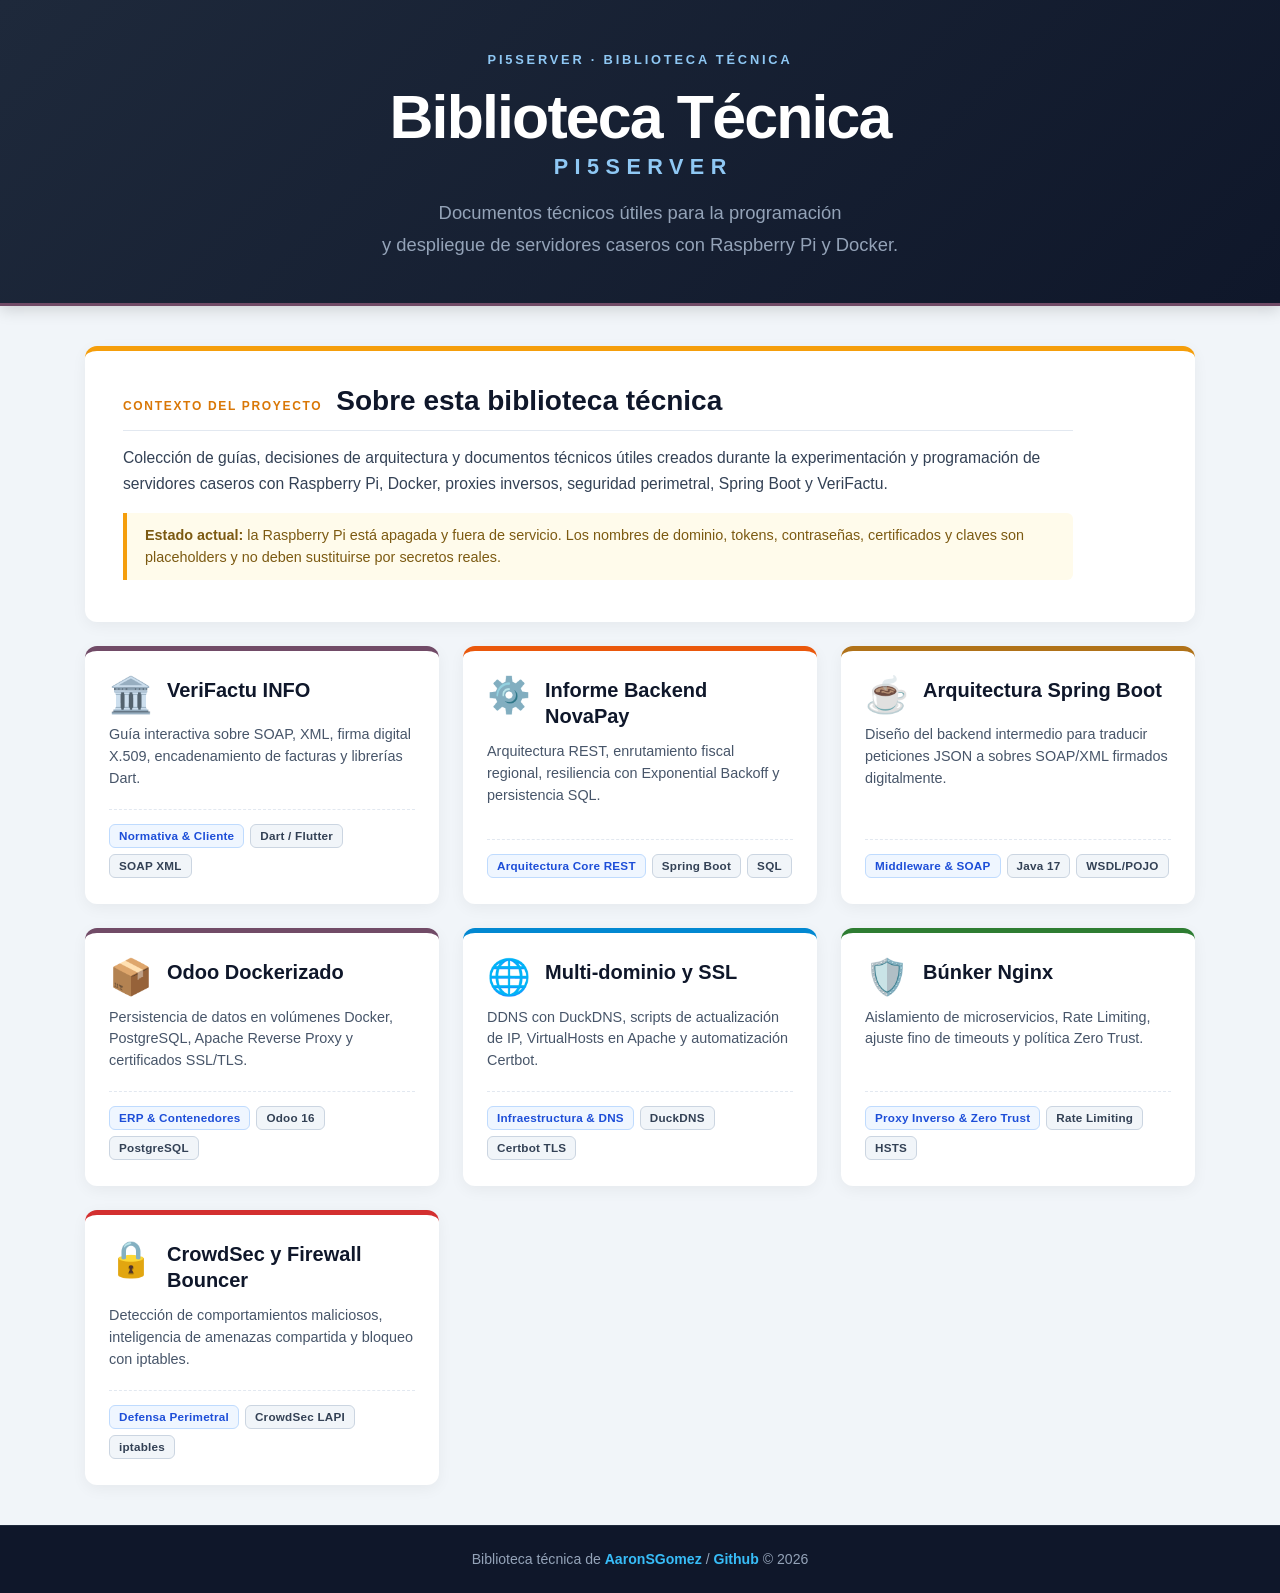
<file: index.html>
<!DOCTYPE html>
<html lang="es">
<head>
    <meta charset="UTF-8">
    <meta name="viewport" content="width=device-width, initial-scale=1.0">
    <meta name="description" content="Biblioteca de documentos técnicos útiles para programación de servidores caseros, Raspberry Pi, Docker y APIs.">
    <title>Biblioteca técnica | PI5SERVER</title>
    <link rel="stylesheet" href="css/style.css?v=293b288">
</head>
<body>
    <header>
        <div class="header-content">
            <p class="header-kicker">PI5SERVER · BIBLIOTECA TÉCNICA</p>
            <h1>
                <span class="header-title">Biblioteca Técnica</span>
                <span class="header-brand">PI5SERVER</span>
            </h1>
            <p class="header-subtitle">
                <span>Documentos técnicos útiles para la programación</span>
                <span>y despliegue de servidores caseros con Raspberry Pi y Docker.</span>
            </p>
        </div>
    </header>

    <main class="container">
        <section class="app-card portfolio-card">
            <div class="portfolio-content">
                <div class="portfolio-heading">
                    <span class="portfolio-eyebrow">CONTEXTO DEL PROYECTO</span>
                    <h2>Sobre esta biblioteca técnica</h2>
                </div>
                <div class="portfolio-description">
                    <p>
                        Colección de guías, decisiones de arquitectura y documentos técnicos útiles
                        creados durante la experimentación y programación de servidores caseros con Raspberry Pi, Docker, proxies
                        inversos, seguridad perimetral, Spring Boot y VeriFactu.
                    </p>
                    <p class="portfolio-notice">
                        <strong>Estado actual:</strong> la Raspberry Pi está apagada y fuera de
                        servicio. Los nombres de dominio, tokens, contraseñas, certificados y
                        claves son placeholders y no deben sustituirse por secretos reales.
                    </p>
                </div>
            </div>
        </section>

        <a href="docs/verifactu.html" class="app-card card-verifactu">
            <div>
                <div class="card-header-wrapper">
                    <span class="card-icon">🏛️</span>
                    <h3 class="app-title">VeriFactu INFO</h3>
                </div>
                <div class="app-desc">Guía interactiva sobre SOAP, XML, firma digital X.509, encadenamiento de facturas y librerías Dart.</div>
            </div>
            <div class="tech-tags">
                <span class="tag tag-cat">Normativa & Cliente</span>
                <span class="tag tag-tech">Dart / Flutter</span>
                <span class="tag tag-tech">SOAP XML</span>
            </div>
        </a>

        <a href="docs/springbootAPI.html" class="app-card card-api">
            <div>
                <div class="card-header-wrapper">
                    <span class="card-icon">⚙️</span>
                    <h3 class="app-title">Informe Backend NovaPay</h3>
                </div>
                <div class="app-desc">Arquitectura REST, enrutamiento fiscal regional, resiliencia con Exponential Backoff y persistencia SQL.</div>
            </div>
            <div class="tech-tags">
                <span class="tag tag-cat">Arquitectura Core REST</span>
                <span class="tag tag-tech">Spring Boot</span>
                <span class="tag tag-tech">SQL</span>
            </div>
        </a>

        <a href="docs/springboot.html" class="app-card card-java">
            <div>
                <div class="card-header-wrapper">
                    <span class="card-icon">☕</span>
                    <h3 class="app-title">Arquitectura Spring Boot</h3>
                </div>
                <div class="app-desc">Diseño del backend intermedio para traducir peticiones JSON a sobres SOAP/XML firmados digitalmente.</div>
            </div>
            <div class="tech-tags">
                <span class="tag tag-cat">Middleware & SOAP</span>
                <span class="tag tag-tech">Java 17</span>
                <span class="tag tag-tech">WSDL/POJO</span>
            </div>
        </a>

        <a href="docs/dokerizacion.html" class="app-card card-odoo">
            <div>
                <div class="card-header-wrapper">
                    <span class="card-icon">📦</span>
                    <h3 class="app-title">Odoo Dockerizado</h3>
                </div>
                <div class="app-desc">Persistencia de datos en volúmenes Docker, PostgreSQL, Apache Reverse Proxy y certificados SSL/TLS.</div>
            </div>
            <div class="tech-tags">
                <span class="tag tag-cat">ERP & Contenedores</span>
                <span class="tag tag-tech">Odoo 16</span>
                <span class="tag tag-tech">PostgreSQL</span>
            </div>
        </a>

        <a href="docs/duckdnsyssl.html" class="app-card card-ssl">
            <div>
                <div class="card-header-wrapper">
                    <span class="card-icon">🌐</span>
                    <h3 class="app-title">Multi-dominio y SSL</h3>
                </div>
                <div class="app-desc">DDNS con DuckDNS, scripts de actualización de IP, VirtualHosts en Apache y automatización Certbot.</div>
            </div>
            <div class="tech-tags">
                <span class="tag tag-cat">Infraestructura & DNS</span>
                <span class="tag tag-tech">DuckDNS</span>
                <span class="tag tag-tech">Certbot TLS</span>
            </div>
        </a>

        <a href="docs/nginx.html" class="app-card card-nginx">
            <div>
                <div class="card-header-wrapper">
                    <span class="card-icon">🛡️</span>
                    <h3 class="app-title">Búnker Nginx</h3>
                </div>
                <div class="app-desc">Aislamiento de microservicios, Rate Limiting, ajuste fino de timeouts y política Zero Trust.</div>
            </div>
            <div class="tech-tags">
                <span class="tag tag-cat">Proxy Inverso & Zero Trust</span>
                <span class="tag tag-tech">Rate Limiting</span>
                <span class="tag tag-tech">HSTS</span>
            </div>
        </a>

        <a href="docs/securefirewall.html" class="app-card card-security">
            <div>
                <div class="card-header-wrapper">
                    <span class="card-icon">🔒</span>
                    <h3 class="app-title">CrowdSec y Firewall Bouncer</h3>
                </div>
                <div class="app-desc">Detección de comportamientos maliciosos, inteligencia de amenazas compartida y bloqueo con iptables.</div>
            </div>
            <div class="tech-tags">
                <span class="tag tag-cat">Defensa Perimetral</span>
                <span class="tag tag-tech">CrowdSec LAPI</span>
                <span class="tag tag-tech">iptables</span>
            </div>
        </a>
    </main>

    <footer>
        Biblioteca técnica de <a href="https://aaronsgomez.es" target="_blank" rel="noopener">AaronSGomez</a> / <a href="https://github.com/AaronSGomez" target="_blank" rel="noopener">Github</a> &copy; 2026
    </footer>
</body>
</html>
</file>
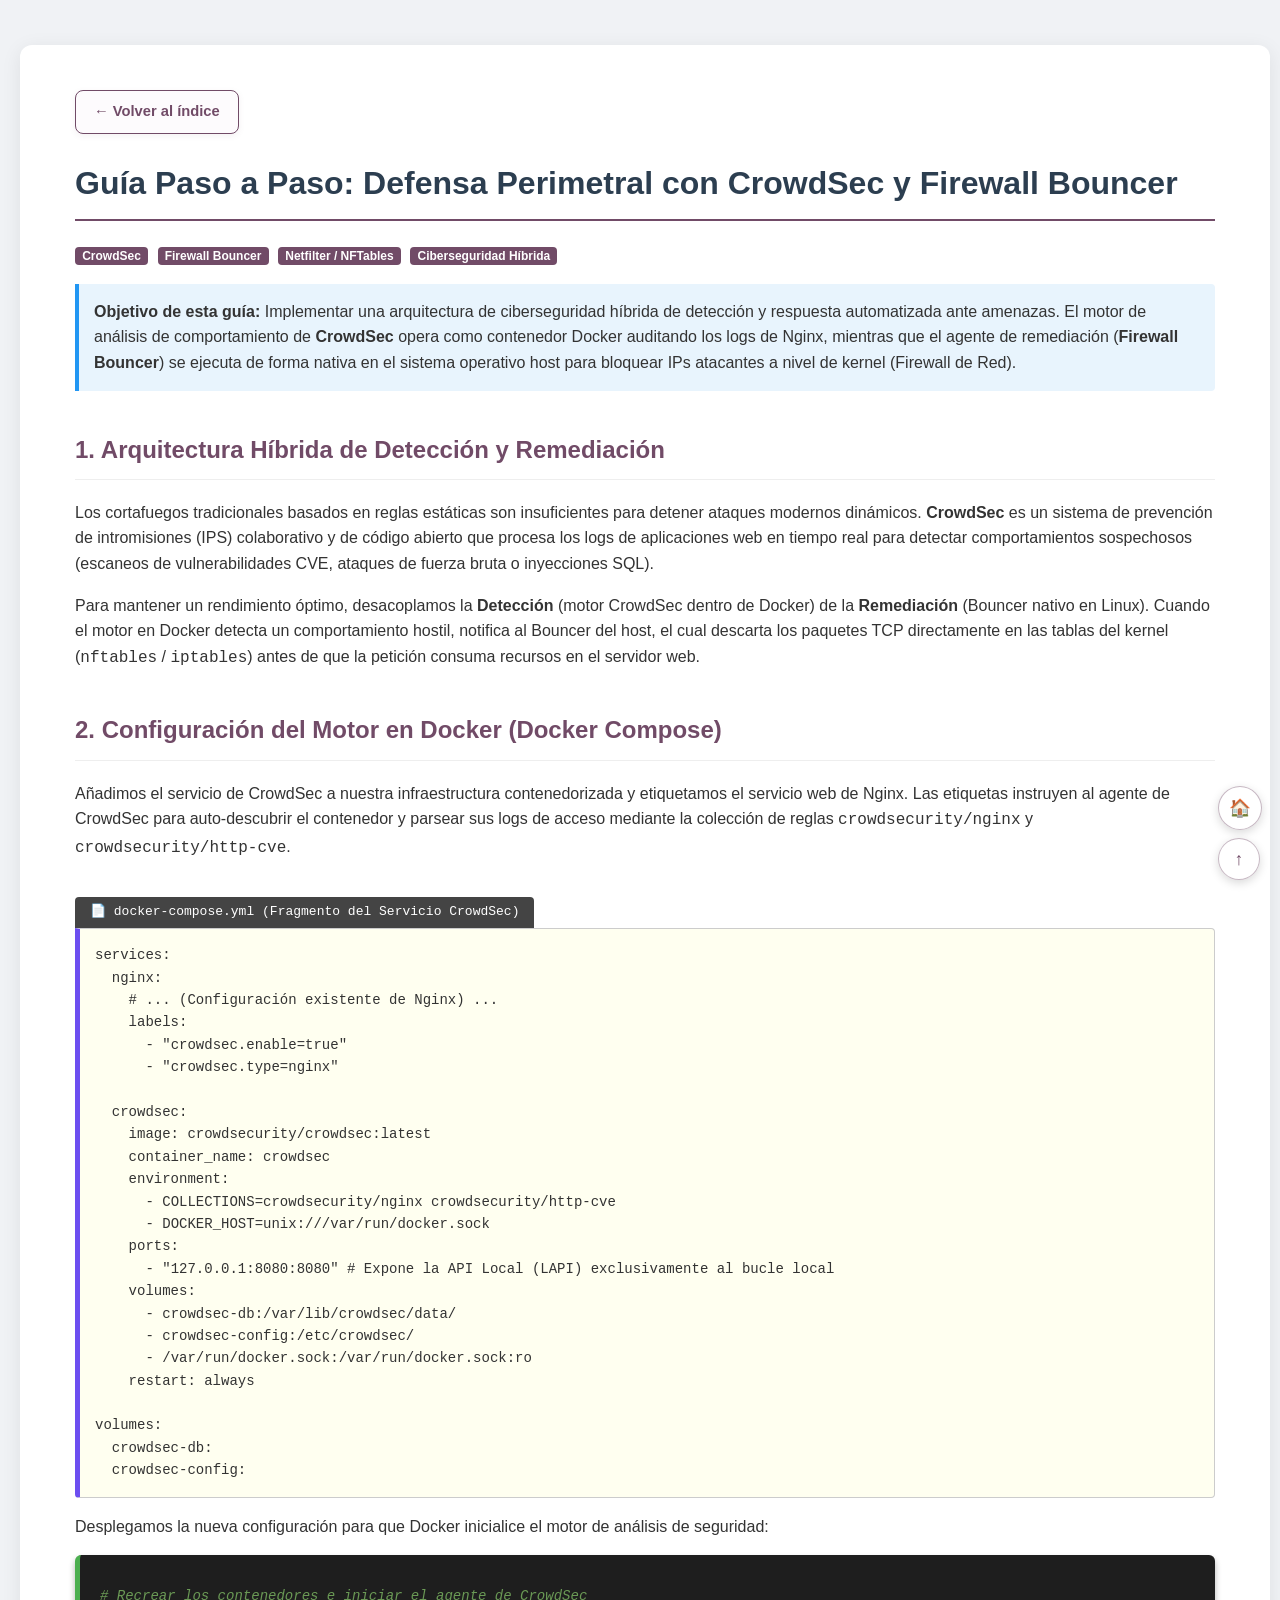
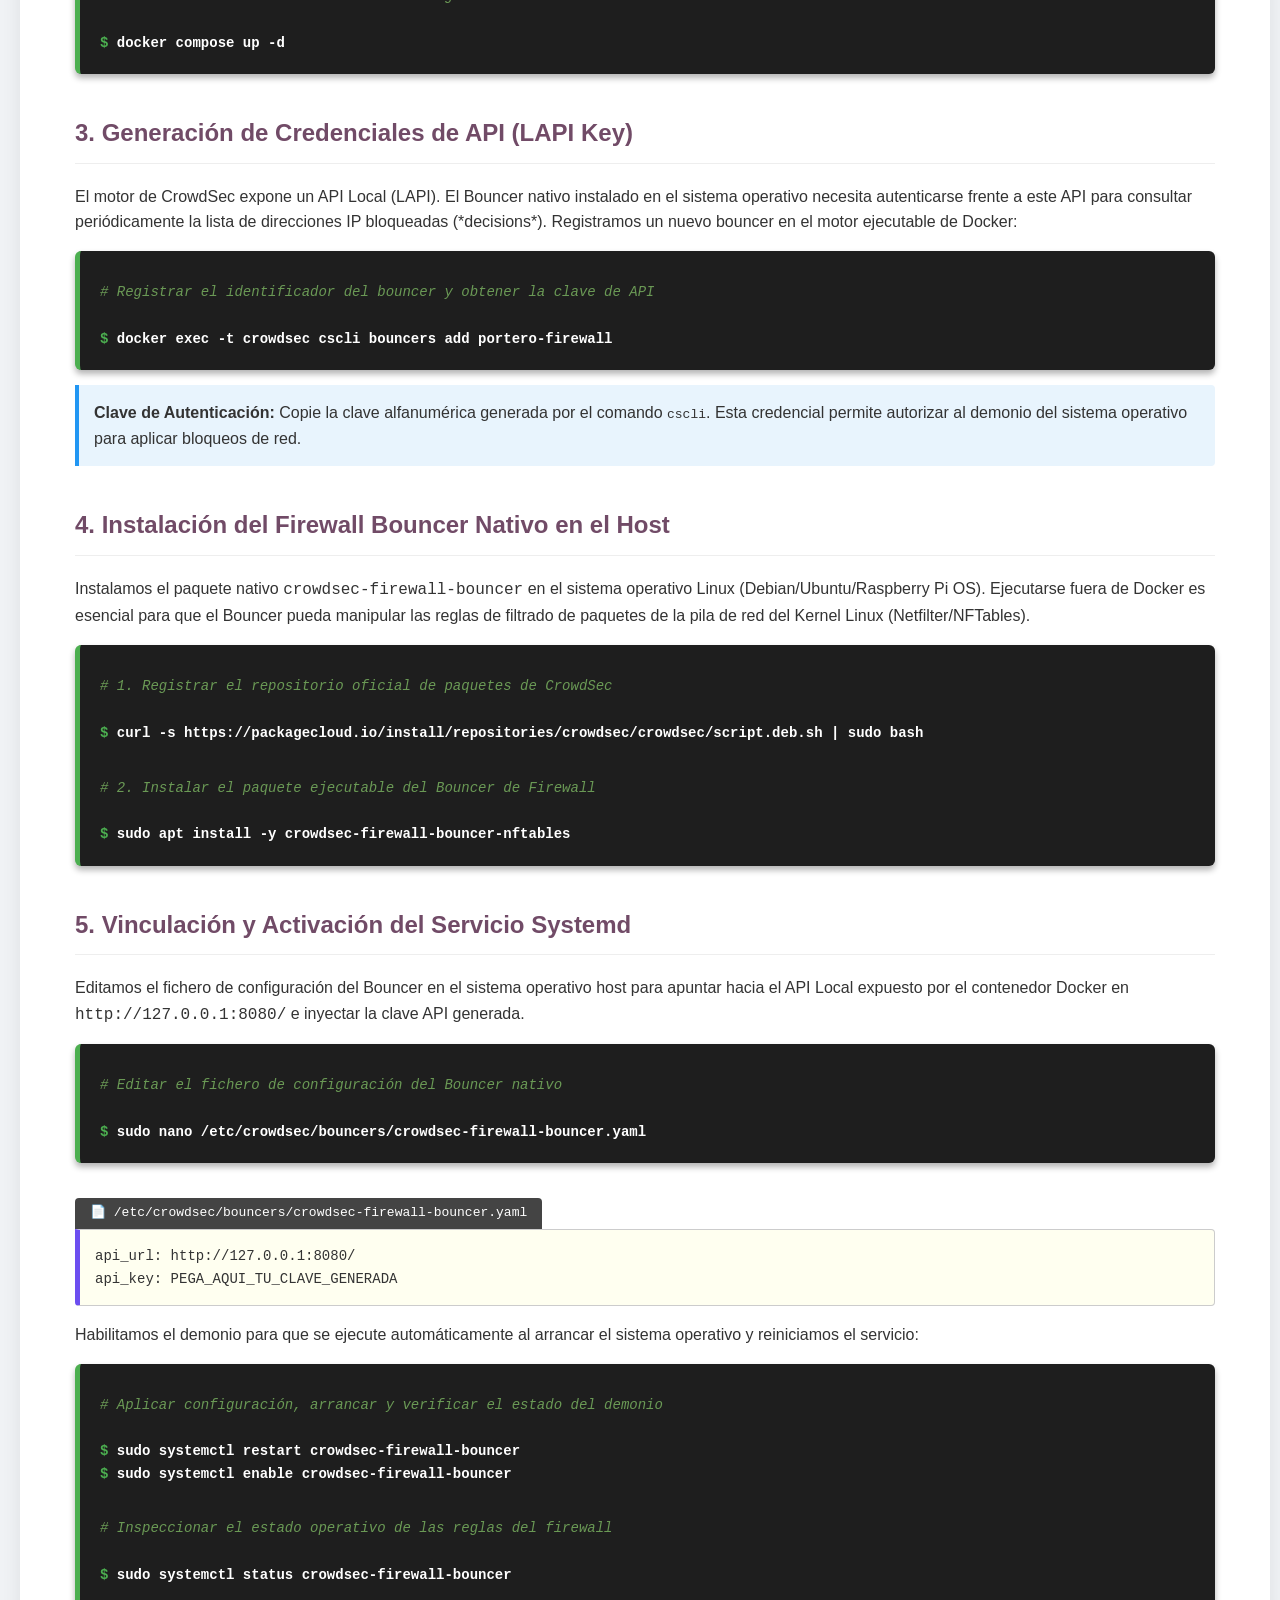
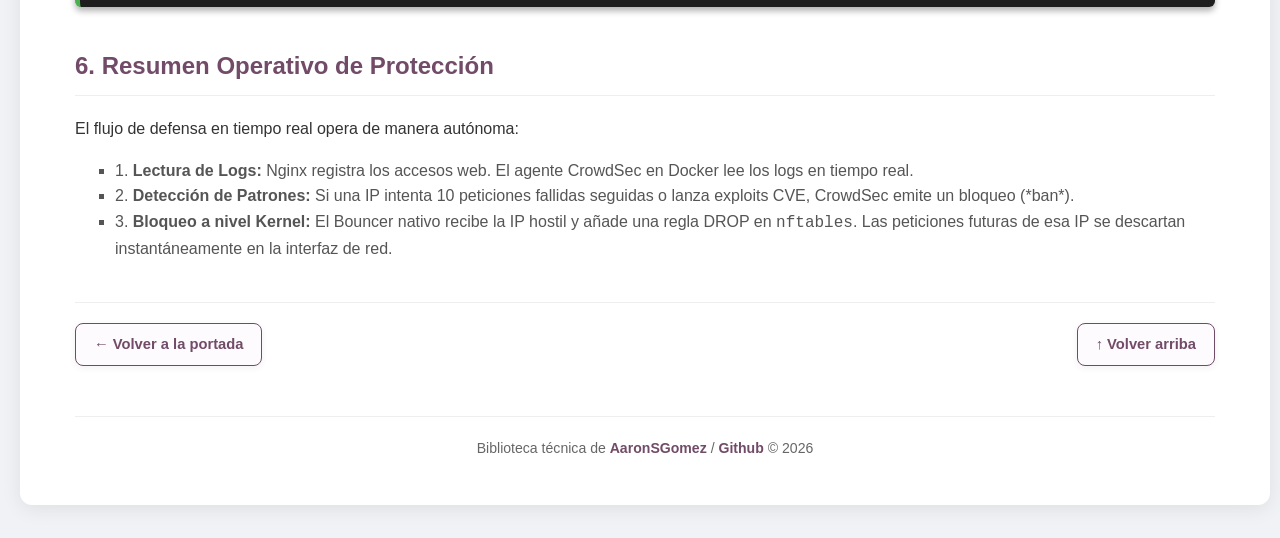
<file: docs/securefirewall.html>
<!DOCTYPE html>
<html lang="es">
<head>
    <meta charset="UTF-8">
    <meta name="viewport" content="width=device-width, initial-scale=1.0">
    <title>Defensa Perimetral | CrowdSec & Firewall Bouncer</title>
    <link rel="stylesheet" href="../css/paginas.css">
</head>
<body id="top">

<div class="document-page">

    <div class="manual-actions">
        <a href="../index.html" class="manual-back">← Volver al índice</a>
    </div>

    <h1>Guía Paso a Paso: Defensa Perimetral con CrowdSec y Firewall Bouncer</h1>
    <p>
        <span class="badge">CrowdSec</span>
        <span class="badge">Firewall Bouncer</span>
        <span class="badge">Netfilter / NFTables</span>
        <span class="badge">Ciberseguridad Híbrida</span>
    </p>
    
    <div class="note">
        <strong>Objetivo de esta guía:</strong> Implementar una arquitectura de ciberseguridad híbrida de detección y respuesta automatizada ante amenazas. El motor de análisis de comportamiento de <strong>CrowdSec</strong> opera como contenedor Docker auditando los logs de Nginx, mientras que el agente de remediación (<strong>Firewall Bouncer</strong>) se ejecuta de forma nativa en el sistema operativo host para bloquear IPs atacantes a nivel de kernel (Firewall de Red).
    </div>

    <h2>1. Arquitectura Híbrida de Detección y Remediación</h2>
    <p>
        Los cortafuegos tradicionales basados en reglas estáticas son insuficientes para detener ataques modernos dinámicos. <strong>CrowdSec</strong> es un sistema de prevención de intromisiones (IPS) colaborativo y de código abierto que procesa los logs de aplicaciones web en tiempo real para detectar comportamientos sospechosos (escaneos de vulnerabilidades CVE, ataques de fuerza bruta o inyecciones SQL).
    </p>
    <p>
        Para mantener un rendimiento óptimo, desacoplamos la <strong>Detección</strong> (motor CrowdSec dentro de Docker) de la <strong>Remediación</strong> (Bouncer nativo en Linux). Cuando el motor en Docker detecta un comportamiento hostil, notifica al Bouncer del host, el cual descarta los paquetes TCP directamente en las tablas del kernel (<code>nftables</code> / <code>iptables</code>) antes de que la petición consuma recursos en el servidor web.
    </p>

    <h2>2. Configuración del Motor en Docker (Docker Compose)</h2>
    <p>
        Añadimos el servicio de CrowdSec a nuestra infraestructura contenedorizada y etiquetamos el servicio web de Nginx. Las etiquetas instruyen al agente de CrowdSec para auto-descubrir el contenedor y parsear sus logs de acceso mediante la colección de reglas <code>crowdsecurity/nginx</code> y <code>crowdsecurity/http-cve</code>.
    </p>

    <div class="file-header">📄 docker-compose.yml (Fragmento del Servicio CrowdSec)</div>
    <div class="file-content">services:
  nginx:
    # ... (Configuración existente de Nginx) ...
    labels:
      - "crowdsec.enable=true"
      - "crowdsec.type=nginx"

  crowdsec:
    image: crowdsecurity/crowdsec:latest
    container_name: crowdsec
    environment:
      - COLLECTIONS=crowdsecurity/nginx crowdsecurity/http-cve
      - DOCKER_HOST=unix:///var/run/docker.sock
    ports:
      - "127.0.0.1:8080:8080" # Expone la API Local (LAPI) exclusivamente al bucle local
    volumes:
      - crowdsec-db:/var/lib/crowdsec/data/
      - crowdsec-config:/etc/crowdsec/
      - /var/run/docker.sock:/var/run/docker.sock:ro
    restart: always

volumes:
  crowdsec-db:
  crowdsec-config:</div>

    <p>Desplegamos la nueva configuración para que Docker inicialice el motor de análisis de seguridad:</p>

    <div class="terminal">
        <span class="comment"># Recrear los contenedores e iniciar el agente de CrowdSec</span><br>
        <span class="cmd">docker compose up -d</span>
    </div>

    <h2>3. Generación de Credenciales de API (LAPI Key)</h2>
    <p>
        El motor de CrowdSec expone un API Local (LAPI). El Bouncer nativo instalado en el sistema operativo necesita autenticarse frente a este API para consultar periódicamente la lista de direcciones IP bloqueadas (*decisions*). Registramos un nuevo bouncer en el motor ejecutable de Docker:
    </p>

    <div class="terminal">
        <span class="comment"># Registrar el identificador del bouncer y obtener la clave de API</span><br>
        <span class="cmd">docker exec -t crowdsec cscli bouncers add portero-firewall</span>
    </div>

    <div class="note">
        <strong>Clave de Autenticación:</strong> Copie la clave alfanumérica generada por el comando <code>cscli</code>. Esta credencial permite autorizar al demonio del sistema operativo para aplicar bloqueos de red.
    </div>

    <h2>4. Instalación del Firewall Bouncer Nativo en el Host</h2>
    <p>
        Instalamos el paquete nativo <code>crowdsec-firewall-bouncer</code> en el sistema operativo Linux (Debian/Ubuntu/Raspberry Pi OS). Ejecutarse fuera de Docker es esencial para que el Bouncer pueda manipular las reglas de filtrado de paquetes de la pila de red del Kernel Linux (Netfilter/NFTables).
    </p>

    <div class="terminal">
        <span class="comment"># 1. Registrar el repositorio oficial de paquetes de CrowdSec</span><br>
        <span class="cmd">curl -s https://packagecloud.io/install/repositories/crowdsec/crowdsec/script.deb.sh | sudo bash</span><br><br>
        <span class="comment"># 2. Instalar el paquete ejecutable del Bouncer de Firewall</span><br>
        <span class="cmd">sudo apt install -y crowdsec-firewall-bouncer-nftables</span>
    </div>

    <h2>5. Vinculación y Activación del Servicio Systemd</h2>
    <p>
        Editamos el fichero de configuración del Bouncer en el sistema operativo host para apuntar hacia el API Local expuesto por el contenedor Docker en <code>http://127.0.0.1:8080/</code> e inyectar la clave API generada.
    </p>

    <div class="terminal">
        <span class="comment"># Editar el fichero de configuración del Bouncer nativo</span><br>
        <span class="cmd">sudo nano /etc/crowdsec/bouncers/crowdsec-firewall-bouncer.yaml</span>
    </div>

    <div class="file-header">📄 /etc/crowdsec/bouncers/crowdsec-firewall-bouncer.yaml</div>
    <div class="file-content">api_url: http://127.0.0.1:8080/
api_key: PEGA_AQUI_TU_CLAVE_GENERADA</div>

    <p>Habilitamos el demonio para que se ejecute automáticamente al arrancar el sistema operativo y reiniciamos el servicio:</p>

    <div class="terminal">
        <span class="comment"># Aplicar configuración, arrancar y verificar el estado del demonio</span><br>
        <span class="cmd">sudo systemctl restart crowdsec-firewall-bouncer</span><br>
        <span class="cmd">sudo systemctl enable crowdsec-firewall-bouncer</span><br><br>
        <span class="comment"># Inspeccionar el estado operativo de las reglas del firewall</span><br>
        <span class="cmd">sudo systemctl status crowdsec-firewall-bouncer</span>
    </div>

    <h2>6. Resumen Operativo de Protección</h2>
    <p>
        El flujo de defensa en tiempo real opera de manera autónoma:
    </p>
    <ul class="space-y-2 text-xs text-slate-700 my-4">
        <li>1. <strong>Lectura de Logs:</strong> Nginx registra los accesos web. El agente CrowdSec en Docker lee los logs en tiempo real.</li>
        <li>2. <strong>Detección de Patrones:</strong> Si una IP intenta 10 peticiones fallidas seguidas o lanza exploits CVE, CrowdSec emite un bloqueo (*ban*).</li>
        <li>3. <strong>Bloqueo a nivel Kernel:</strong> El Bouncer nativo recibe la IP hostil y añade una regla DROP en <code>nftables</code>. Las peticiones futuras de esa IP se descartan instantáneamente en la interfaz de red.</li>
    </ul>

    <div class="manual-bottom-actions">
        <a href="../index.html" class="manual-back">← Volver a la portada</a>
        <a href="#top" class="manual-top">↑ Volver arriba</a>
    </div>

    <div class="footer">
        Biblioteca técnica de <a href="https://aaronsgomez.es" target="_blank" rel="noopener">AaronSGomez</a> / <a href="https://github.com/AaronSGomez" target="_blank" rel="noopener">Github</a> &copy; 2026
    </div>

</div>

<div class="mobile-scroll-controls" aria-label="Controles de desplazamiento">
    <a href="../index.html" title="Volver al índice">🏠</a>
    <button type="button" onclick="window.scrollTo({ top: 0, behavior: 'smooth' })" title="Volver arriba">↑</button>
</div>

</body>
</html>
</file>
<file: css/style.css>
:root {
  --bg-color: #f1f5f9;
  --text-main: #1e293b;
  --card-bg: #ffffff;
  --primary: #714b67;
  --hover-color: #f8fafc;
}

body {
  font-family: 'Segoe UI', Tahoma, Geneva, Verdana, sans-serif;
  background-color: var(--bg-color);
  color: var(--text-main);
  margin: 0;
  display: flex;
  flex-direction: column;
  min-height: 100vh;
  line-height: 1.6;
}

/* Cabecera Principal */
header {
  background: linear-gradient(135deg, #1e293b 0%, #0f172a 100%);
  color: white;
  padding: 50px 20px 45px;
  text-align: center;
  box-shadow: 0 4px 15px rgba(0, 0, 0, 0.15);
  border-bottom: 3px solid #714b67;
}

.header-content {
  max-width: 1000px;
  margin: 0 auto;
}

.header-kicker {
  margin: 0 0 14px;
  color: #8fc8f4;
  font-size: 0.8rem;
  font-weight: 700;
  letter-spacing: 0.22em;
}

header h1 {
  display: flex;
  flex-direction: column;
  gap: 4px;
  margin: 0;
  line-height: 1.1;
}

.header-title {
  color: #ffffff;
  font-size: clamp(2.2rem, 5.5vw, 3.8rem);
  font-weight: 800;
  letter-spacing: -0.03em;
}

.header-brand {
  color: #8fc8f4;
  font-size: clamp(1rem, 2.2vw, 1.35rem);
  font-weight: 600;
  letter-spacing: 0.3em;
  padding-left: 0.3em;
}

.header-subtitle {
  display: flex;
  flex-direction: column;
  gap: 4px;
  max-width: 650px;
  margin: 20px auto 0;
  color: #94a3b8;
  font-size: clamp(0.95rem, 1.8vw, 1.15rem);
  line-height: 1.5;
}

/* Contenedor Principal (Grid) */
.container {
  flex: 1;
  max-width: 1140px;
  width: 95%;
  margin: 40px auto;
  padding: 0 15px;
  display: grid;
  grid-template-columns: repeat(auto-fit, minmax(320px, 1fr));
  gap: 24px;
  box-sizing: border-box;
  align-items: stretch;
}

/* Tarjetas de Aplicación */
.app-card {
  background-color: var(--card-bg);
  border-radius: 12px;
  padding: 26px 24px;
  text-decoration: none;
  color: var(--text-main);
  box-shadow: 0 4px 15px rgba(0, 0, 0, 0.05);
  transition: transform 0.25s cubic-bezier(0.4, 0, 0.2, 1), box-shadow 0.25s cubic-bezier(0.4, 0, 0.2, 1);
  border-top: 5px solid #714b67;
  display: flex;
  flex-direction: column;
  justify-content: space-between;
  min-height: 230px;
  box-sizing: border-box;
}

.app-card:hover {
  transform: translateY(-6px);
  box-shadow: 0 12px 25px rgba(0, 0, 0, 0.1);
}

.card-header-wrapper {
  display: flex;
  align-items: flex-start;
  gap: 14px;
  margin-bottom: 12px;
}

.card-icon {
  font-size: 2.2rem;
  line-height: 1;
  flex-shrink: 0;
}

.app-title {
  font-size: 1.25rem;
  font-weight: 700;
  color: #0f172a;
  line-height: 1.3;
  margin: 0;
}

.app-desc {
  font-size: 0.9rem;
  color: #475569;
  margin: 8px 0 20px;
  line-height: 1.5;
  flex-grow: 1;
}

/* Tarjeta Hero de Portada (Sobre este Portfolio) */
.portfolio-card {
  grid-column: 1 / -1;
  border-top-color: #f59e0b;
  padding: 32px 38px;
  text-align: left;
  background: #ffffff;
}

.portfolio-card:hover {
  transform: none;
  box-shadow: 0 4px 15px rgba(0, 0, 0, 0.05);
}

.portfolio-content {
  max-width: 950px;
}

.portfolio-heading {
  display: flex;
  align-items: baseline;
  gap: 14px;
  margin-bottom: 14px;
  padding-bottom: 12px;
  border-bottom: 1px solid #e2e8f0;
}

.portfolio-eyebrow {
  color: #d97706;
  font-size: 0.75rem;
  font-weight: 800;
  letter-spacing: 0.14em;
  white-space: nowrap;
}

.portfolio-heading h2 {
  margin: 0;
  color: #0f172a;
  font-size: clamp(1.35rem, 2.5vw, 1.75rem);
  line-height: 1.25;
}

.portfolio-description {
  color: #334155;
  font-size: 0.98rem;
  line-height: 1.65;
}

.portfolio-description p {
  margin: 0 0 10px;
}

.portfolio-notice {
  margin-top: 16px !important;
  padding: 12px 18px;
  color: #7c5a12;
  background: #fffbeb;
  border-left: 4px solid #f59e0b;
  border-radius: 0 6px 6px 0;
  font-size: 0.9rem;
  line-height: 1.5;
}

/* Colores de Borde por Tema de Tarjeta */
.card-verifactu {
  border-top-color: #714b67;
}

.card-api {
  border-top-color: #ea580c;
}

.card-java {
  border-top-color: #b07219;
}

.card-odoo {
  border-top-color: #714b67;
}

.card-ssl {
  border-top-color: #0288d1;
}

.card-nginx {
  border-top-color: #2e7d32;
}

.card-security {
  border-top-color: #d32f2f;
}

/* Etiquetas de Tecnología y Relaciones con Contenidos */
.tech-tags {
  display: flex;
  gap: 6px;
  flex-wrap: wrap;
  margin-top: auto;
  padding-top: 14px;
  border-top: 1px dashed #e2e8f0;
}

.tag {
  padding: 4px 9px;
  border-radius: 6px;
  font-size: 0.73rem;
  font-weight: 600;
  line-height: 1.2;
  letter-spacing: 0.02em;
  display: inline-flex;
  align-items: center;
  gap: 4px;
}

.tag-cat {
  background-color: #eff6ff;
  color: #1d4ed8;
  border: 1px solid #bfdbfe;
}

.tag-tech {
  background-color: #f1f5f9;
  color: #334155;
  border: 1px solid #cbd5e1;
}

.tag-relation {
  background-color: #fffbeb;
  color: #b45309;
  border: 1px solid #fde68a;
  font-weight: 700;
}

/* Footer Compartido de Una Sola Línea */
footer {
  text-align: center;
  padding: 22px 20px;
  background-color: #0f172a;
  color: #94a3b8;
  font-size: 0.88rem;
  margin-top: auto;
  border-top: 1px solid #1e293b;
}

footer a {
  color: #38bdf8;
  text-decoration: none;
  font-weight: 600;
}

footer a:hover {
  text-decoration: underline;
}

/* Adaptación Responsiva */
@media (max-width: 767px) {
  header {
    padding: 35px 16px 30px;
  }
  
  .container {
    margin: 20px auto;
    gap: 16px;
  }

  .portfolio-card {
    padding: 22px 20px;
  }

  .portfolio-heading {
    flex-direction: column;
    gap: 4px;
    align-items: flex-start;
  }

  .app-card {
    min-height: auto;
    padding: 22px 20px;
  }
}
</file>
<file: css/paginas.css>
/* =========================================
           ESTILOS FUSIONADOS (GUÍA ODOO + NUEVOS)
           ========================================= */

        /* Estilos generales tipo Documento */
        body {
          font-family: 'Segoe UI', Tahoma, Geneva, Verdana, sans-serif;
          line-height: 1.6;
          color: #333;
          background-color: #f0f2f5;
          margin: 0;
          padding: 20px;
        }

        .document-page {
          max-width: 1140px;
          width: 95%;
          margin: 25px auto;
          background-color: white;
          padding: 45px 55px;
          box-shadow: 0 4px 20px rgba(0, 0, 0, 0.08);
          border-radius: 12px;
        }

        h1 {
          color: #2c3e50;
          border-bottom: 2px solid #714b67;
          /* Color Odoo */
          padding-bottom: 10px;
        }

        h2 {
          color: #714b67;
          margin-top: 40px;
          border-bottom: 1px solid #eee;
          padding-bottom: 10px;
        }

        h3 {
          color: #444;
          margin-top: 25px;
          font-weight: 600;
          font-size: 1.1em;
        }

        p,
        li {
          font-size: 16px;
        }

        ul {
          list-style-type: square;
          color: #555;
        }

        /* Etiquetas de estado (Adaptado al nuevo estilo) */
        .badge {
          display: inline-block;
          padding: 0.25em 0.6em;
          font-size: 75%;
          font-weight: 700;
          line-height: 1;
          text-align: center;
          white-space: nowrap;
          vertical-align: baseline;
          border-radius: 4px;
          color: #fff;
          background-color: #714b67;
          /* Morado Odoo para consistencia */
          margin-right: 5px;
        }

        /* Estilos para simular la Terminal */
        .terminal {
          background-color: #1e1e1e;
          color: #d4d4d4;
          padding: 20px;
          border-radius: 6px;
          font-family: 'Consolas', 'Monaco', 'Courier New', monospace;
          font-size: 14px;
          overflow-x: auto;
          margin: 15px 0;
          border-left: 5px solid #4caf50;
          /* Línea verde indicando "runnable" */
          box-shadow: 0 4px 6px rgba(0, 0, 0, 0.3);
        }

        .cmd {
          color: #fff;
          font-weight: bold;
        }

        .cmd::before {
          content: "$ ";
          color: #4caf50;
        }

        .comment {
          color: #6a9955;
          font-style: italic;
          display: block;
          margin-top: 10px;
          margin-bottom: 2px;
        }

        /* Estilos para ficheros de configuración */
        .file-header {
          background-color: #444;
          color: #fff;
          padding: 5px 15px;
          font-size: 13px;
          font-family: monospace;
          border-top-left-radius: 4px;
          border-top-right-radius: 4px;
          margin-top: 20px;
          display: inline-block;
        }

        .file-content {
          background-color: #fffff0;
          /* Fondo amarillo pálido */
          border: 1px solid #ccc;
          padding: 15px;
          font-family: 'Consolas', 'Monaco', monospace;
          font-size: 14px;
          color: #333;
          border-left: 5px solid #6c4ef0;
          white-space: pre-wrap;
          word-wrap: break-word;
          border-radius: 0 4px 4px 4px;
          /* Redondeo excepto arriba izquierda */
          margin-top: 0;
          /* Pegado al header */
        }

        .note {
          background-color: #e8f4fd;
          border-left: 4px solid #2196f3;
          padding: 15px;
          margin: 15px 0;
          border-radius: 0 4px 4px 0;
        }

        /* Footer */
        .footer {
          margin-top: 50px;
          padding-top: 20px;
          border-top: 1px solid #eee;
          font-size: 0.88em;
          color: #666;
          text-align: center;
        }

        .footer p {
          margin: 6px 0;
        }

        .footer a {
          color: #714b67;
          text-decoration: none;
          font-weight: 600;
        }

        .footer a:hover {
          text-decoration: underline;
        }

        /* Advertencias y Alertas */
        .warning {
          background-color: #fff3e0;
          border-left: 4px solid #ff9800;
          padding: 15px;
          margin: 15px 0;
          border-radius: 0 4px 4px 0;
          color: #e65100;
        }

        /* Botones de Navegación */
        .manual-actions {
          display: flex;
          justify-content: flex-start;
          align-items: center;
          gap: 12px;
          margin-bottom: 24px;
        }

        .manual-bottom-actions {
          display: flex;
          justify-content: space-between;
          align-items: center;
          gap: 12px;
          margin-top: 40px;
          padding-top: 20px;
          border-top: 1px solid #eee;
        }

        .manual-back,
        .manual-top {
          display: inline-flex;
          align-items: center;
          gap: 8px;
          padding: 9px 18px;
          border: 1px solid #714b67;
          border-radius: 8px;
          color: #714b67;
          background: #fdfbfd;
          font-size: 0.92rem;
          font-weight: 600;
          text-decoration: none;
          box-shadow: 0 2px 6px rgba(113, 75, 103, 0.08);
          transition: all 0.2s cubic-bezier(0.4, 0, 0.2, 1);
          cursor: pointer;
        }

        .manual-back:hover,
        .manual-top:hover {
          color: #ffffff;
          background: #714b67;
          box-shadow: 0 4px 12px rgba(113, 75, 103, 0.28);
          transform: translateY(-1px);
        }

        /* Controles Flotantes para Móviles */
        .mobile-scroll-controls {
          position: fixed;
          right: 18px;
          bottom: 20px;
          z-index: 99;
          display: flex;
          flex-direction: column;
          gap: 8px;
        }

        .mobile-scroll-controls button,
        .mobile-scroll-controls a {
          width: 42px;
          height: 42px;
          padding: 0;
          border: 1px solid rgba(113, 75, 103, 0.4);
          border-radius: 50%;
          color: #714b67;
          background: rgba(255, 255, 255, 0.95);
          box-shadow: 0 3px 10px rgba(0, 0, 0, 0.15);
          font-size: 1.1rem;
          cursor: pointer;
          text-decoration: none;
          display: flex;
          align-items: center;
          justify-content: center;
          transition: transform 0.2s ease, background-color 0.2s ease;
        }

        .mobile-scroll-controls button:hover,
        .mobile-scroll-controls a:hover {
          transform: scale(1.08);
          background: #714b67;
          color: #ffffff;
        }

        /* Tablas Técnicas Limpias */
        .tech-table {
          width: 100%;
          border-collapse: collapse;
          margin: 20px 0;
          font-size: 0.95rem;
        }

        .tech-table th {
          background-color: #f4edf2;
          color: #714b67;
          text-align: left;
          padding: 12px 15px;
          border-bottom: 2px solid #714b67;
          font-weight: 700;
        }

        .tech-table td {
          padding: 12px 15px;
          border-bottom: 1px solid #eee;
        }

        .tech-table tr:hover {
          background-color: #fafafa;
        }

        /* Responsive */
        @media (max-width: 767px) {
          .document-page {
            padding: 24px 18px;
          }
        }

        /* Ajuste para Mermaid en fondo claro */
        .mermaid {
          text-align: center;
          margin: 30px 0;
        }
</file>
